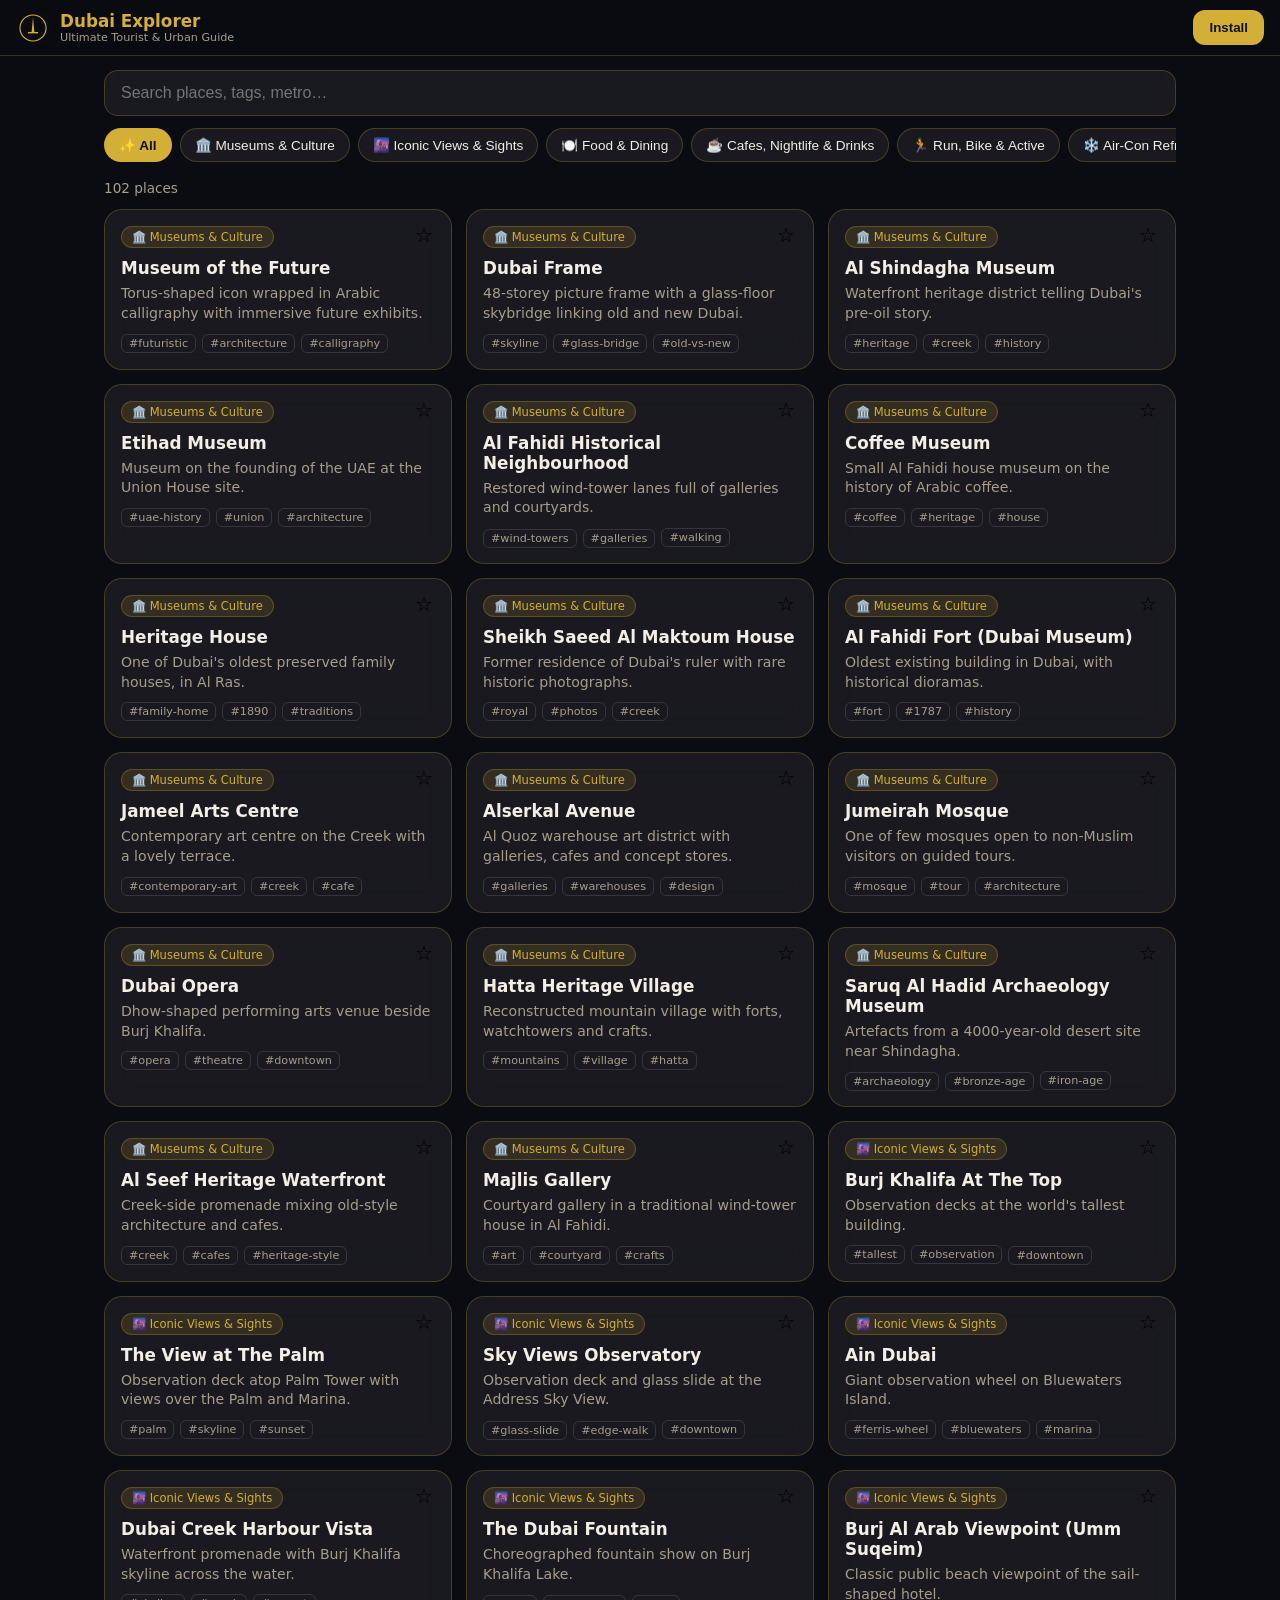
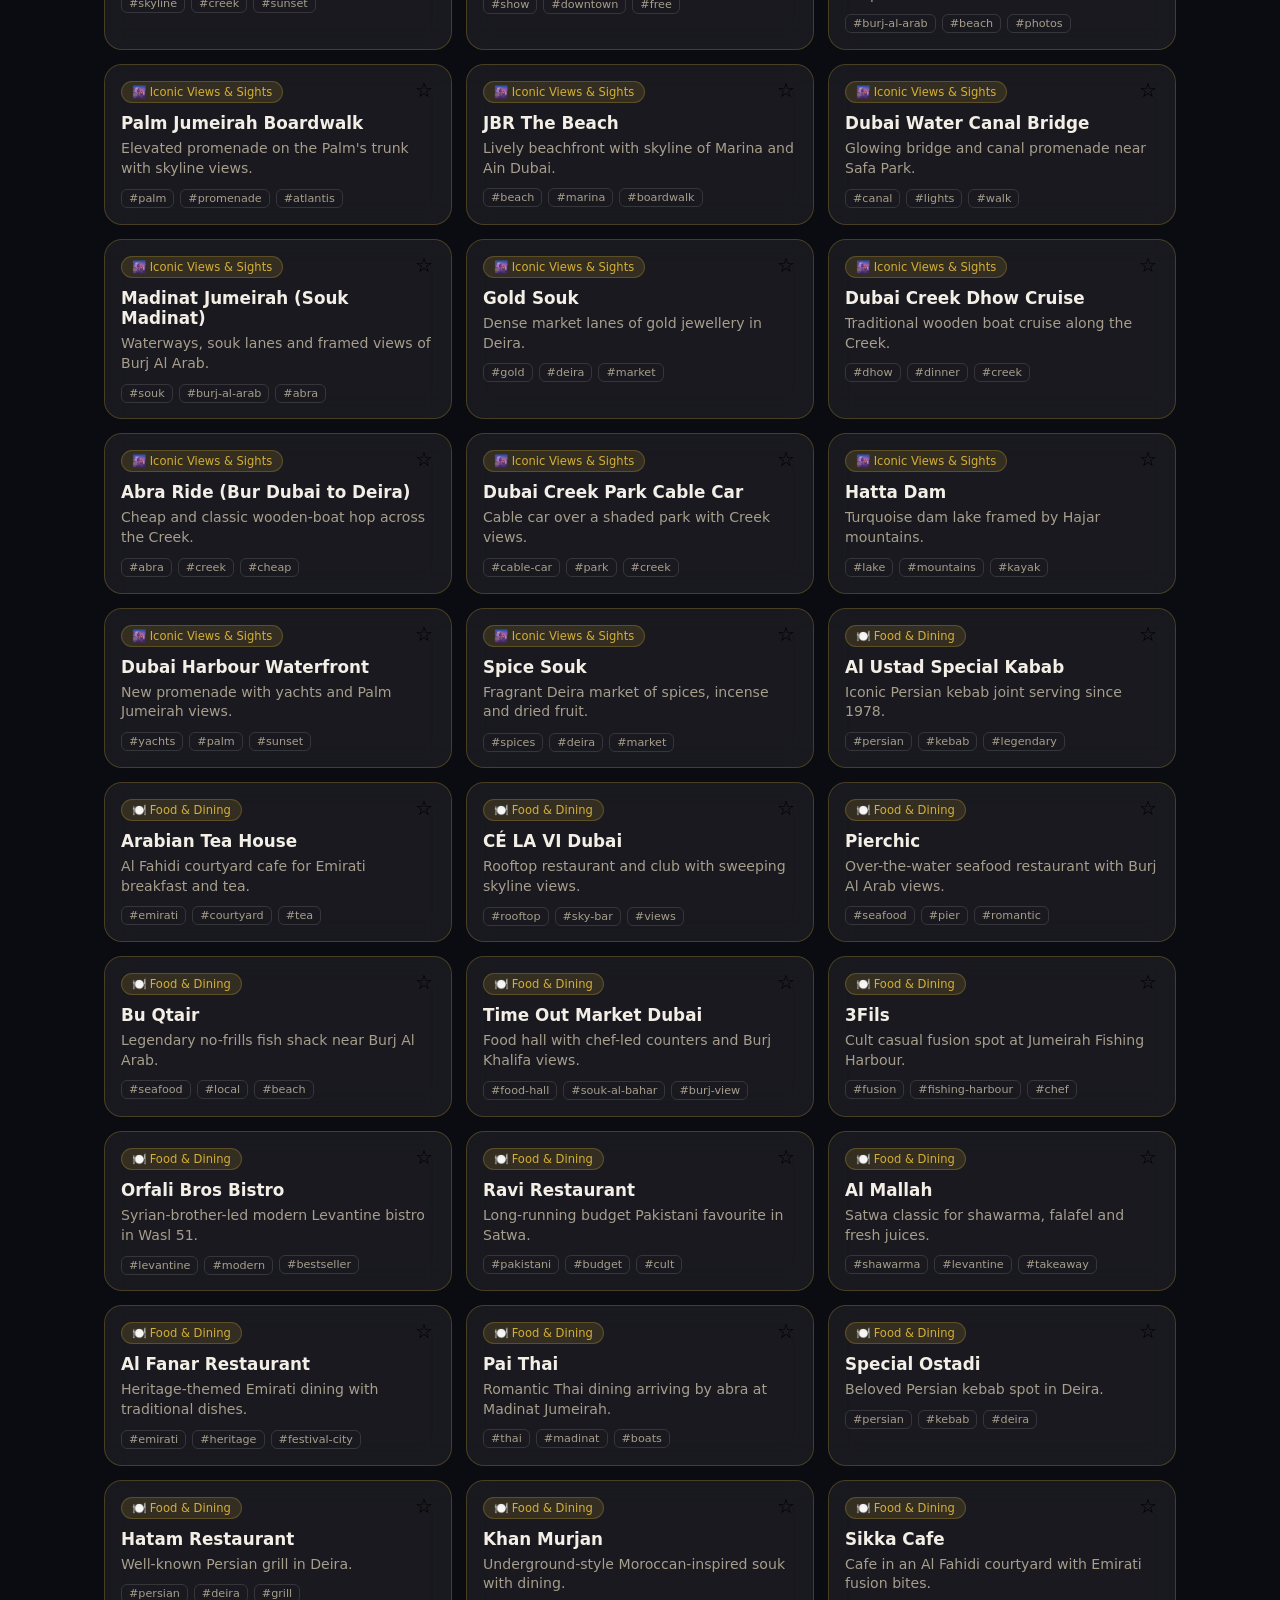
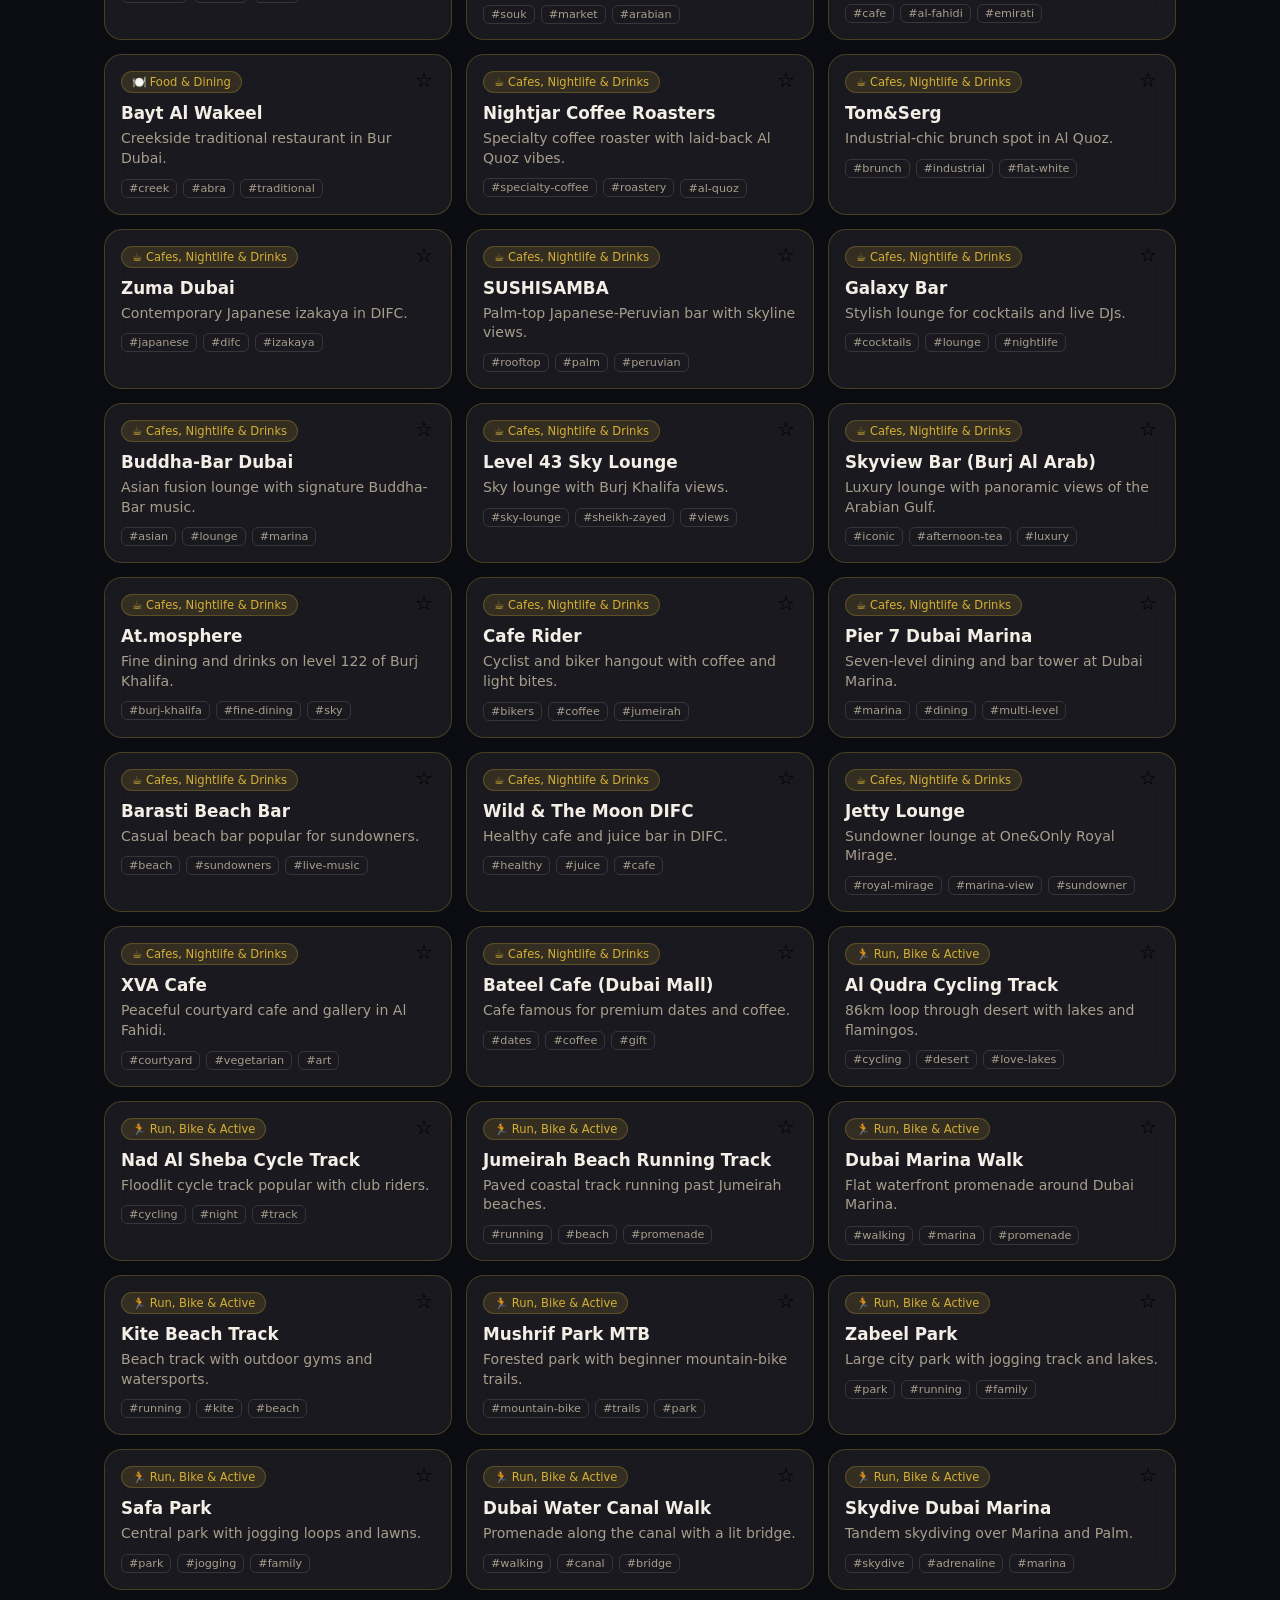
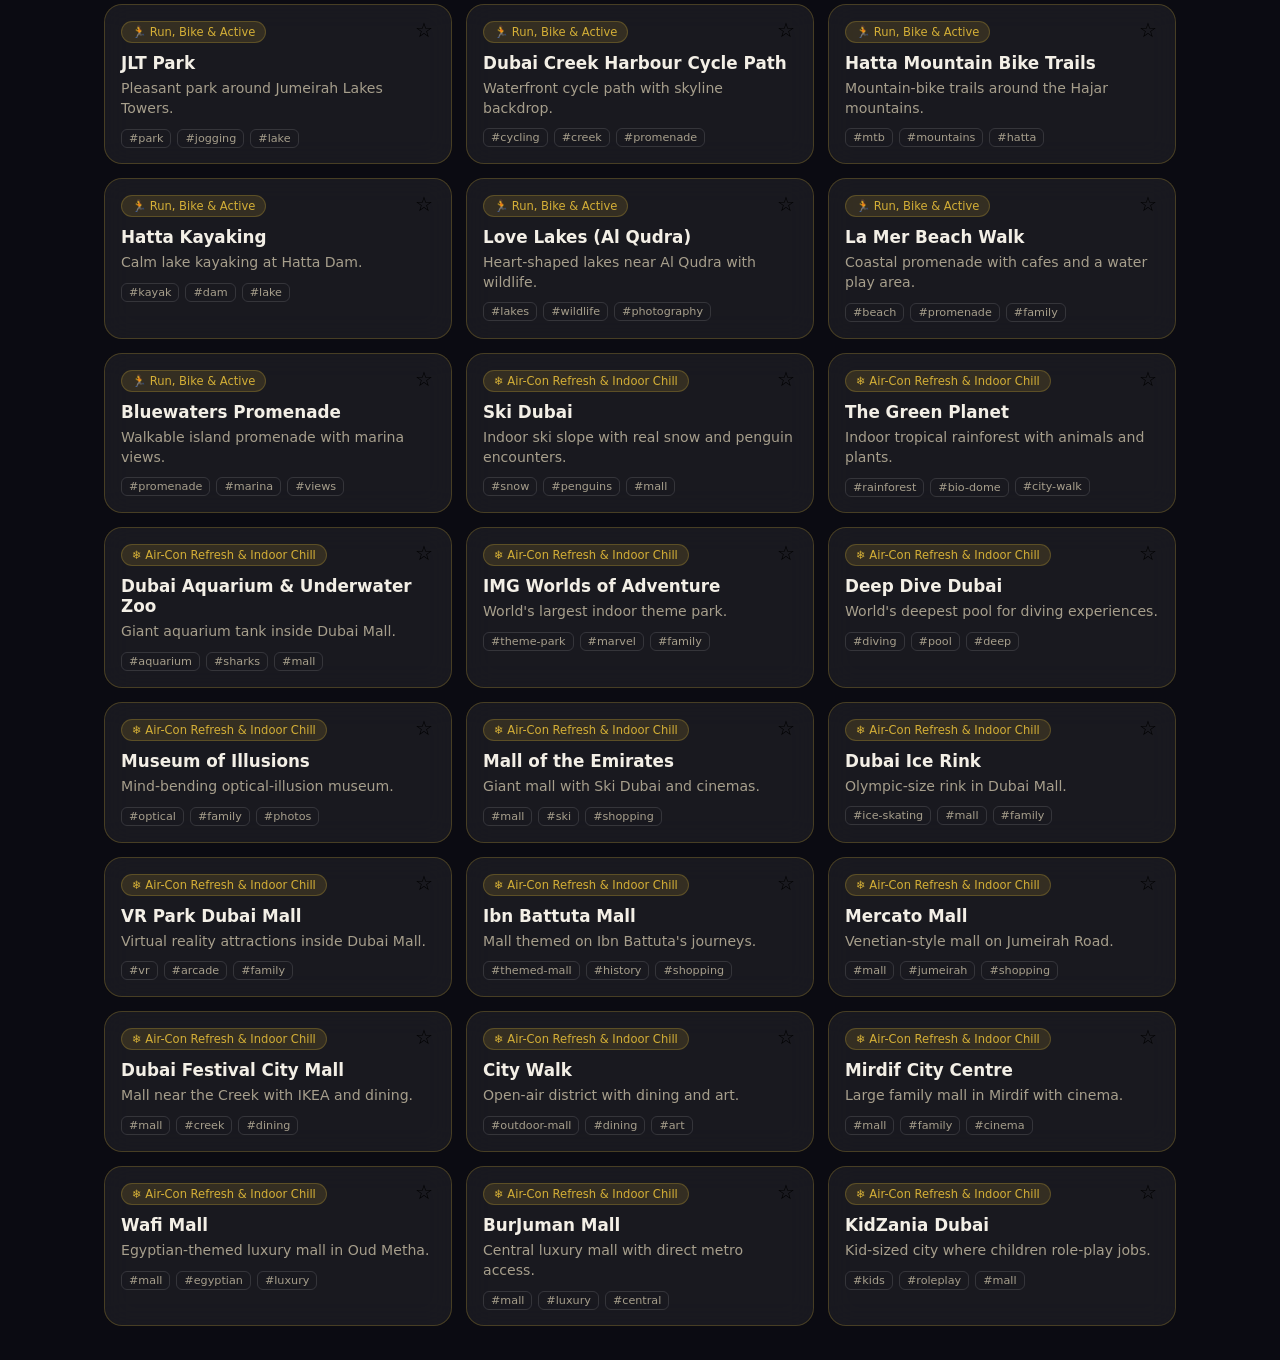
<file: index.html>
<!DOCTYPE html>
<html lang="en">
<head>
<meta charset="utf-8">
<meta name="viewport" content="width=device-width, initial-scale=1, viewport-fit=cover">
<title>Dubai Explorer: Ultimate Tourist &amp; Urban Guide</title>
<meta name="description" content="Offline-first guide to 100+ curated Dubai places: museums, views, food, cafes, active spots and indoor chill, with GPS and metro info.">
<meta name="theme-color" content="#0b0b12">
<meta property="og:type" content="website">
<meta property="og:title" content="Dubai Explorer: Ultimate Tourist &amp; Urban Guide">
<meta property="og:description" content="100+ curated Dubai places with GPS, Google Maps links and nearest metro. Works offline.">
<meta property="og:image" content="assets/og-image.png">
<meta name="twitter:card" content="summary_large_image">
<meta name="twitter:title" content="Dubai Explorer">
<meta name="twitter:description" content="Offline-first Dubai guide with 100+ places.">
<meta name="twitter:image" content="assets/og-image.png">
<meta name="apple-mobile-web-app-capable" content="yes">
<meta name="apple-mobile-web-app-status-bar-style" content="black-translucent">
<meta name="apple-mobile-web-app-title" content="Dubai Explorer">
<meta name="msapplication-config" content="browserconfig.xml">
<link rel="manifest" href="manifest.json">
<link rel="icon" href="favicon.ico">
<link rel="apple-touch-icon" href="icon-192.png">
<link rel="stylesheet" href="style.css">
</head>
<body>
<header class="top">
  <div class="brand"><img src="assets/logo.svg" alt="" width="34" height="34"><div><h1>Dubai Explorer</h1><p>Ultimate Tourist &amp; Urban Guide</p></div></div>
  <button id="installBtn" class="gold-btn" hidden>Install</button>
</header>
<main>
  <section class="controls" aria-label="Search and filters">
    <input id="search" type="search" placeholder="Search places, tags, metro…" aria-label="Search places" autocomplete="off">
    <div id="chips" class="chips" role="tablist"></div>
    <p id="count" class="muted" aria-live="polite"></p>
  </section>
  <section id="grid" class="grid" aria-label="Places"></section>
  <p id="empty" class="muted center" hidden>No places match your search.</p>
  <aside id="iosHint" class="hint" hidden>On iPhone: tap Share, then “Add to Home Screen”.</aside>
</main>
<nav class="bottom" aria-label="Primary">
  <button data-view="all" class="on">🧭<span>Explore</span></button>
  <button data-view="favs">⭐<span>Saved</span></button>
  <button id="topBtn">⬆️<span>Top</span></button>
</nav>
<div id="drawer" class="drawer" hidden role="dialog" aria-modal="true" aria-labelledby="dTitle">
  <div class="sheet"><button id="close" class="close" aria-label="Close">✕</button><div id="dBody"></div></div>
</div>
<script src="script.js"></script>
</body>
</html>
</file>
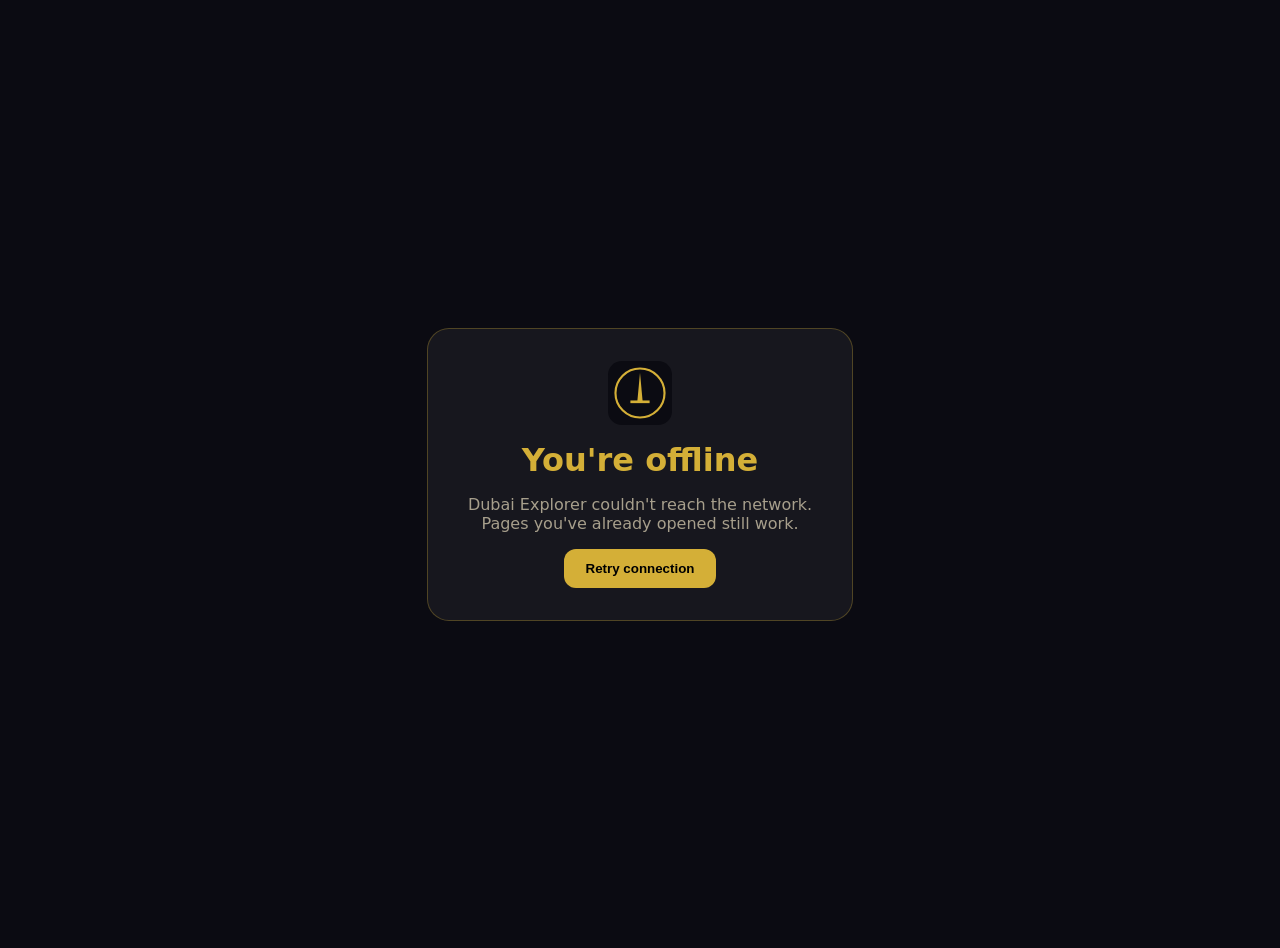
<file: offline.html>
<!DOCTYPE html><html lang="en"><head><meta charset="utf-8"><meta name="viewport" content="width=device-width,initial-scale=1">
<title>Offline | Dubai Explorer</title>
<style>body{margin:0;min-height:100vh;display:grid;place-items:center;text-align:center;background:#0b0b12;color:#f3efe6;font-family:system-ui,sans-serif;padding:24px}
.box{max-width:360px;padding:32px;border:1px solid rgba(212,175,55,.3);border-radius:22px;background:rgba(255,255,255,.05)}
h1{color:#D4AF37;margin:12px 0}button{background:#D4AF37;border:0;border-radius:12px;padding:12px 22px;font-weight:700;cursor:pointer}p{color:#a79f8c}</style></head>
<body><div class="box"><img src="assets/logo.svg" width="64" height="64" alt=""><h1>You're offline</h1>
<p>Dubai Explorer couldn't reach the network. Pages you've already opened still work.</p>
<button onclick="location.href='index.html'">Retry connection</button></div></body></html>
</file>
<file: style.css>
:root{--gold:#D4AF37;--bg:#0b0b12;--card:rgba(255,255,255,.06);--line:rgba(212,175,55,.25);--txt:#f3efe6;--mut:#a79f8c}
*{box-sizing:border-box}html{scroll-behavior:smooth}
body{margin:0;font-family:system-ui,-apple-system,"Segoe UI",Roboto,sans-serif;color:var(--txt);background:radial-gradient(1200px 600px at 80% -10%,#2a2112,transparent),var(--bg);padding-bottom:84px}
.top{position:sticky;top:0;z-index:5;display:flex;justify-content:space-between;align-items:center;padding:calc(10px + env(safe-area-inset-top)) 16px 10px;backdrop-filter:blur(16px);background:rgba(11,11,18,.7);border-bottom:1px solid var(--line)}
.brand{display:flex;gap:10px;align-items:center}.brand h1{font-size:1.05rem;margin:0;color:var(--gold)}.brand p{margin:0;font-size:.7rem;color:var(--mut)}
main{max-width:1100px;margin:auto;padding:14px}
.controls input{width:100%;padding:13px 16px;border-radius:14px;border:1px solid var(--line);background:var(--card);color:var(--txt);font-size:1rem;backdrop-filter:blur(10px)}
.controls input:focus{outline:2px solid var(--gold)}
.chips{display:flex;gap:8px;overflow-x:auto;padding:12px 0 4px;scrollbar-width:none}
.chip{flex:none;padding:8px 14px;border-radius:99px;border:1px solid var(--line);background:var(--card);color:var(--txt);cursor:pointer;font-size:.85rem}
.chip.on{background:var(--gold);color:#111;font-weight:600}
.muted{color:var(--mut);font-size:.85rem}.center{text-align:center}
.grid{display:grid;gap:14px;grid-template-columns:repeat(auto-fill,minmax(270px,1fr));margin-top:10px}
.card{position:relative;padding:16px;border-radius:18px;border:1px solid var(--line);background:var(--card);backdrop-filter:blur(14px);cursor:pointer;transition:transform .2s,box-shadow .2s}
.card:hover{transform:translateY(-3px);box-shadow:0 10px 30px rgba(212,175,55,.15)}
.badge{display:inline-block;font-size:.72rem;padding:3px 10px;border-radius:99px;background:rgba(212,175,55,.15);color:var(--gold);border:1px solid var(--line)}
.card h3{margin:10px 0 6px;font-size:1.05rem}.card p{margin:0;color:var(--mut);font-size:.88rem;line-height:1.4}
.tags{margin-top:10px;display:flex;flex-wrap:wrap;gap:6px}.tags span{font-size:.7rem;color:var(--mut);border:1px solid rgba(255,255,255,.12);border-radius:6px;padding:2px 7px}
.fav{position:absolute;top:12px;right:12px;background:none;border:0;font-size:1.25rem;cursor:pointer}
.gold-btn,.btn{background:var(--gold);color:#111;border:0;border-radius:12px;padding:10px 16px;font-weight:700;cursor:pointer;text-decoration:none;display:inline-block}
.btn.alt{background:transparent;color:var(--gold);border:1px solid var(--gold)}
.bottom{position:fixed;bottom:0;left:0;right:0;display:flex;justify-content:space-around;padding:8px 8px calc(8px + env(safe-area-inset-bottom));backdrop-filter:blur(18px);background:rgba(11,11,18,.82);border-top:1px solid var(--line);z-index:6}
.bottom button{background:none;border:0;color:var(--mut);font-size:1.3rem;display:flex;flex-direction:column;align-items:center;gap:2px;cursor:pointer}
.bottom button span{font-size:.68rem}.bottom button.on{color:var(--gold)}
.drawer{position:fixed;inset:0;z-index:10;background:rgba(0,0,0,.6);display:flex;align-items:flex-end;justify-content:center}
.drawer[hidden]{display:none}
.sheet{position:relative;width:100%;max-width:560px;max-height:88vh;overflow:auto;padding:22px 20px calc(22px + env(safe-area-inset-bottom));border-radius:24px 24px 0 0;background:#14141c;border:1px solid var(--line);animation:up .25s ease}
@keyframes up{from{transform:translateY(40px);opacity:0}}
.close{position:absolute;top:12px;right:14px;background:none;border:0;color:var(--txt);font-size:1.2rem;cursor:pointer}
.sheet h2{color:var(--gold);margin:10px 0}.sheet dl{margin:14px 0}.sheet dt{font-size:.75rem;color:var(--mut);margin-top:10px}.sheet dd{margin:2px 0}
.actions{display:flex;gap:10px;flex-wrap:wrap;margin-top:16px}
.hint{margin-top:16px;padding:12px;border:1px dashed var(--gold);border-radius:12px;font-size:.85rem}
@media(min-width:800px){body{padding-bottom:20px}.bottom{display:none}.drawer{align-items:center}.sheet{border-radius:24px}}
@media(prefers-reduced-motion:reduce){*{animation:none!important;transition:none!important;scroll-behavior:auto!important}}
</file>
